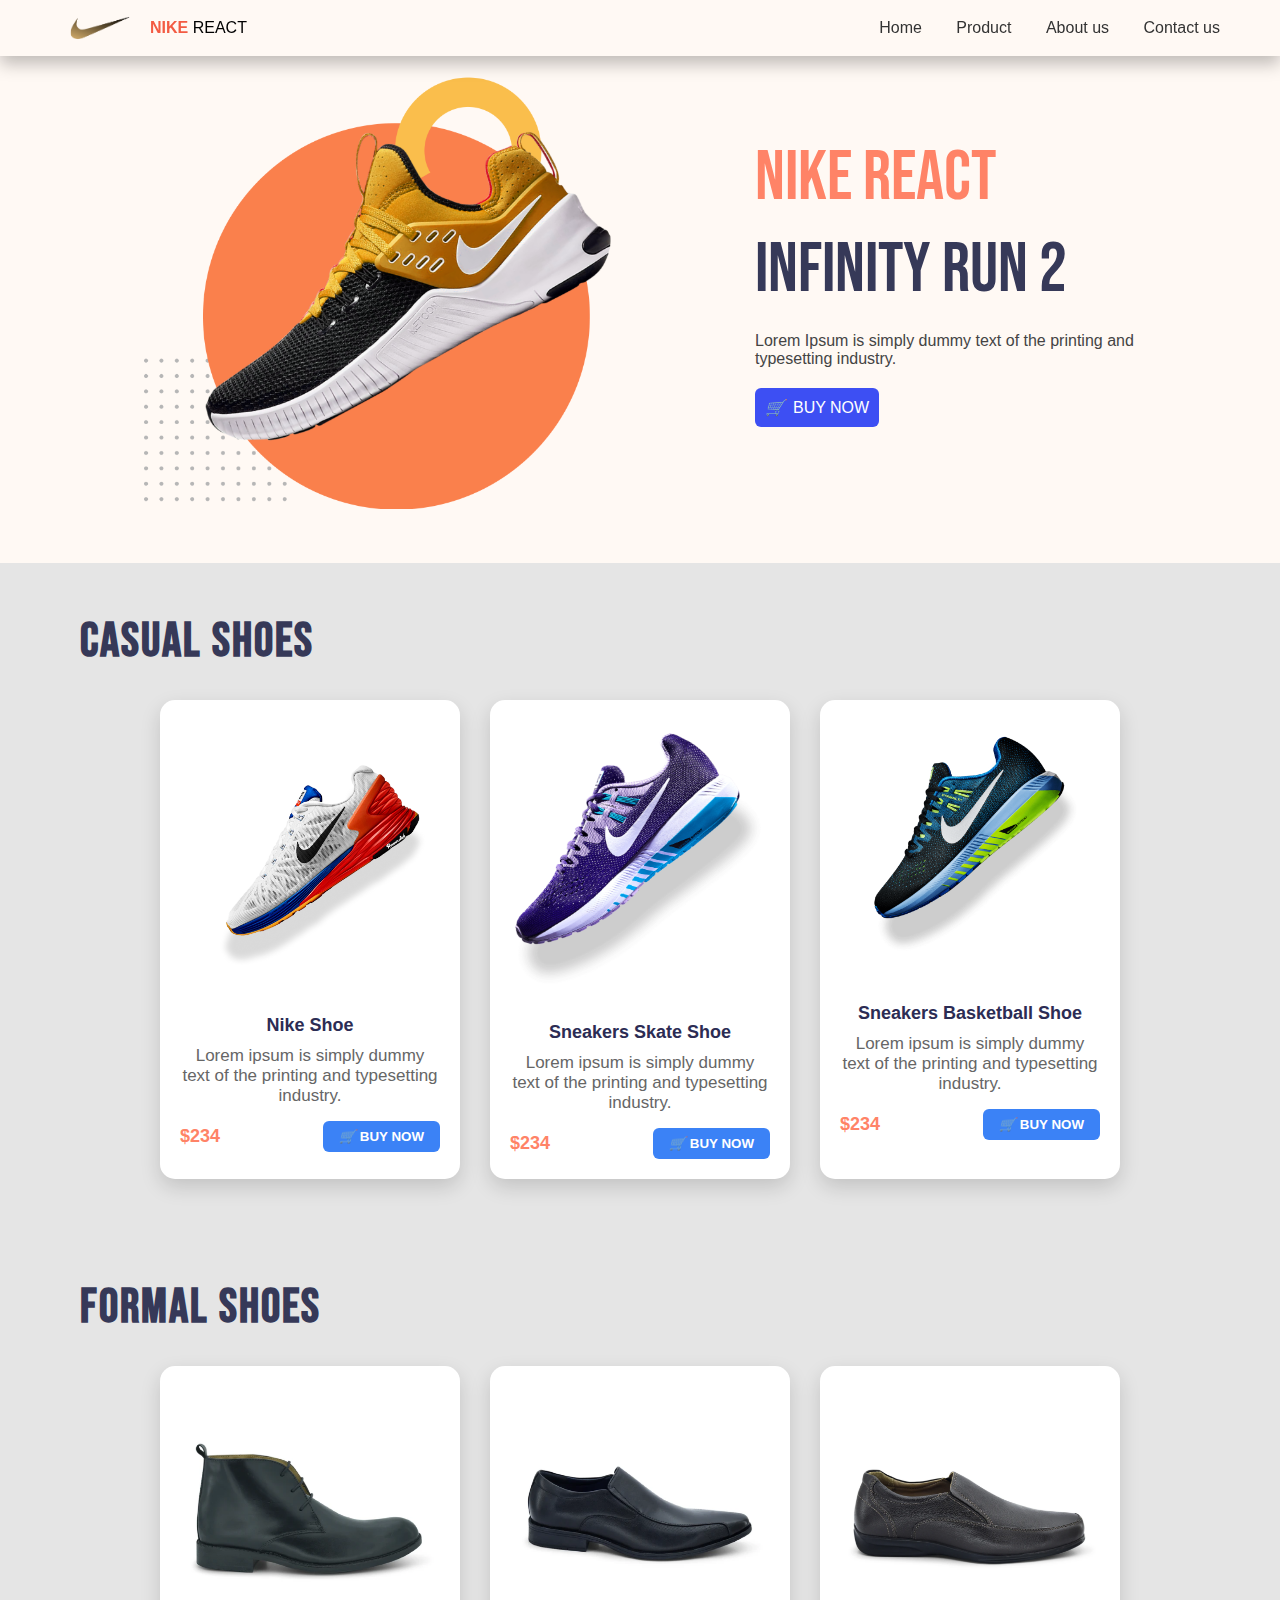
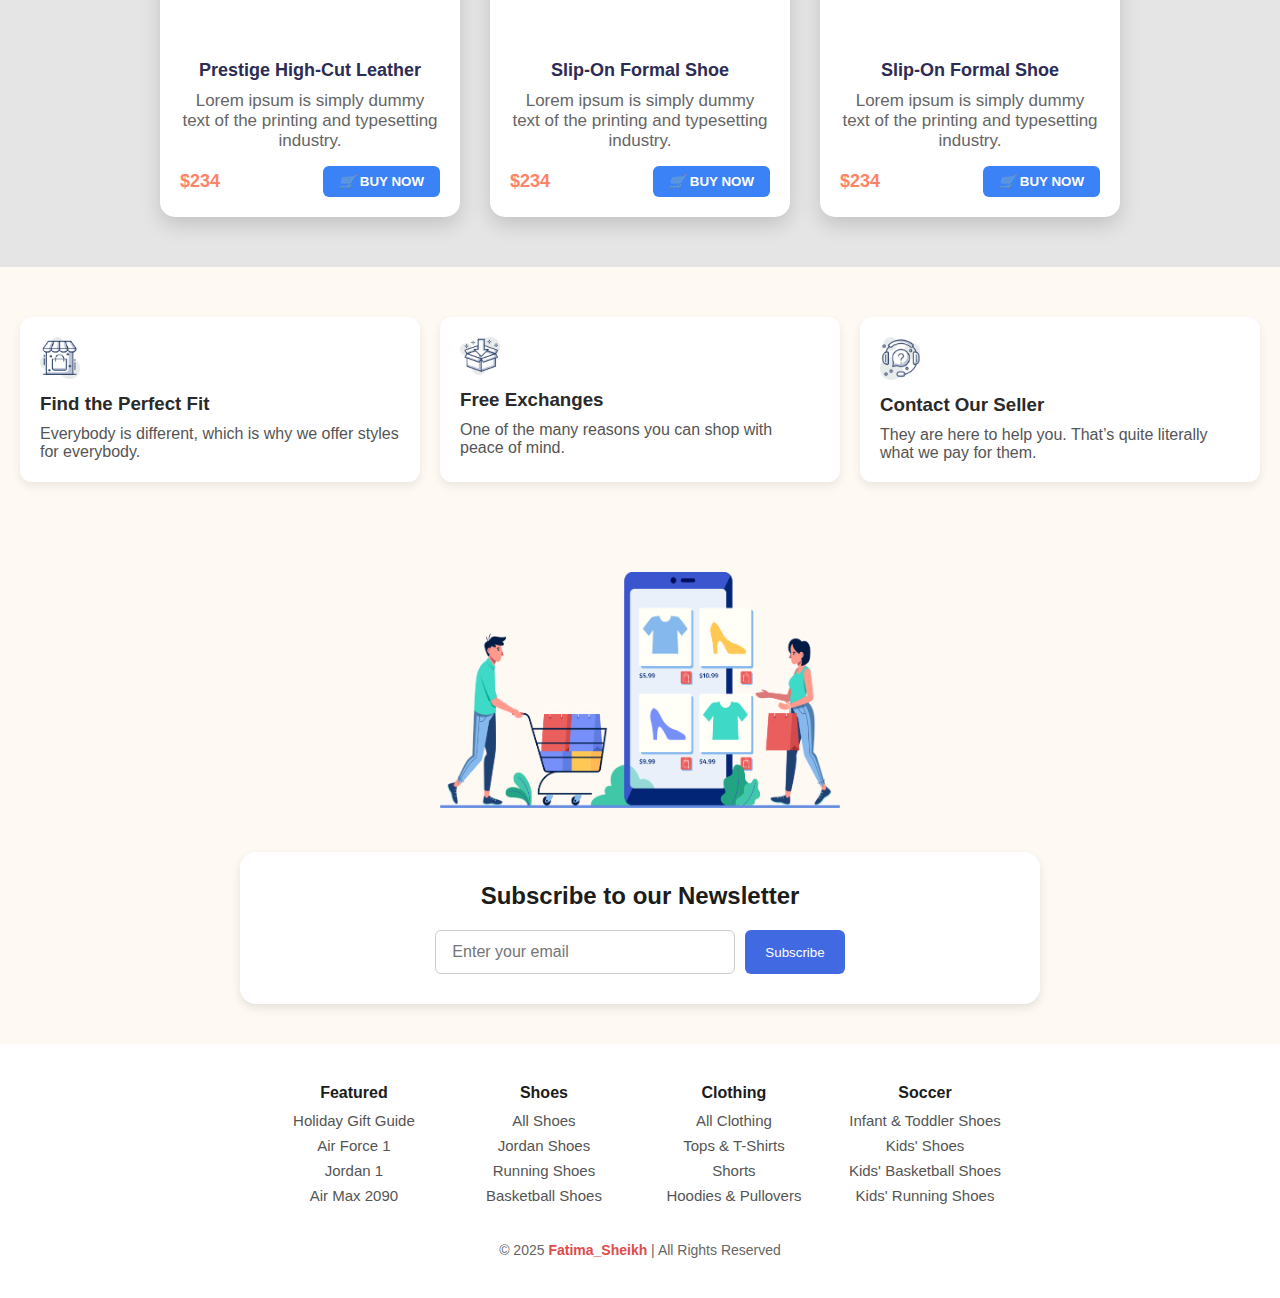
<file: index.html>
<!DOCTYPE html>
<html lang="en">
  <head>
    <meta charset="UTF-8" />
    <meta name="viewport" content="width=device-width, initial-scale=1.0" />
    <title>NIKE REACT</title>
    <link rel="stylesheet" href="style.css" />
    <link rel="preconnect" href="https://fonts.googleapis.com" />
    <link rel="preconnect" href="https://fonts.gstatic.com" crossorigin />
    <link
      href="https://fonts.googleapis.com/css2?family=Bebas+Neue&display=swap"
      rel="stylesheet"
    />
  </head>
  <body>
    <header class="shadow">
      <div class="logo">
        <img src="./image/nike.png" alt="Nike Logo" />
        <span><strong id="stro">NIKE</strong> REACT</span>
      </div>
      <nav>
        <a href="#home">Home</a>
        <a href="#products">Product</a>
        <a href="#about">About us</a>
        <a href="#contact">Contact us</a>
      </nav>
    </header>

    <section id="home" class="hero">
      <div class="left">
        <img src="./image/nike-shoe.jpg" alt="Nike Shoe" class="shoe-img" />
      </div>
      <div class="right">
        <h1 id="heading">NIKE REACT</h1>
        <h1>INFINITY RUN 2</h1>
        <p>
          Lorem Ipsum is simply dummy text of the printing and typesetting
          industry.
        </p>
        <button class="buy-btn"><i class="cart-icon">🛒</i> BUY NOW</button>
      </div>
    </section>

    <!-- Casual Shoes Section -->
    <section id="products" class="product-section">
      <h2>CASUAL SHOES</h2>
      <div class="product-container">
        <div class="card">
          <img class="bg" src="./image/Nike Shoe.png" alt="Nike Shoe" />
          <h3>Nike Shoe</h3>
          <p>
            Lorem ipsum is simply dummy text of the printing and typesetting
            industry.
          </p>
          <div class="price-buy">
            <span>$234</span>
            <button><i class="cart-icon">🛒</i> BUY NOW</button>
          </div>
        </div>

        <div class="card">
          <img
            class="bg"
            src="./image/Sneakers Skate Shoe.png"
            alt="Skate Shoe"
          />
          <h3>Sneakers Skate Shoe</h3>
          <p>
            Lorem ipsum is simply dummy text of the printing and typesetting
            industry.
          </p>
          <div class="price-buy">
            <span>$234</span>
            <button><i class="cart-icon">🛒</i> BUY NOW</button>
          </div>
        </div>

        <div class="card">
          <img
            class="bg"
            src="./image/Sneakers Basketball Shoe.png"
            alt="Basketball Shoe"
          />
          <h3>Sneakers Basketball Shoe</h3>
          <p>
            Lorem ipsum is simply dummy text of the printing and typesetting
            industry.
          </p>
          <div class="price-buy">
            <span>$234</span>
            <button><i class="cart-icon">🛒</i> BUY NOW</button>
          </div>
        </div>
      </div>
    </section>

    <!-- Formal Shoes Section -->
    <section class="product-section">
      <h2>FORMAL SHOES</h2>
      <div class="product-container">
        <div class="card">
          <img
            src="./image/Prestige High-Cut Leather.png"
            alt="Formal Shoe 1"
          />
          <h3>Prestige High-Cut Leather</h3>
          <p>
            Lorem ipsum is simply dummy text of the printing and typesetting
            industry.
          </p>
          <div class="price-buy">
            <span>$234</span>
            <button><i class="cart-icon">🛒</i> BUY NOW</button>
          </div>
        </div>

        <div class="card">
          <img src="./image/Slip-On Formal Shoe0.png" alt="Formal Shoe 2" />
          <h3>Slip-On Formal Shoe</h3>
          <p>
            Lorem ipsum is simply dummy text of the printing and typesetting
            industry.
          </p>
          <div class="price-buy">
            <span>$234</span>
            <button><i class="cart-icon">🛒</i> BUY NOW</button>
          </div>
        </div>

        <div class="card">
          <img src="./image/Slip-On Formal Shoe.png" alt="Formal Shoe 3" />
          <h3>Slip-On Formal Shoe</h3>
          <p>
            Lorem ipsum is simply dummy text of the printing and typesetting
            industry.
          </p>
          <div class="price-buy">
            <span>$234</span>
            <button><i class="cart-icon">🛒</i> BUY NOW</button>
          </div>
        </div>
      </div>
    </section>

    <!-- Features Section -->
    <div id="about" class="features">
      <div class="feature-box">
        <img src="./image/icon1.png" alt="Shop Icon" />
        <h3>Find the Perfect Fit</h3>
        <p>
          Everybody is different, which is why we offer styles for everybody.
        </p>
      </div>
      <div class="feature-box">
        <img src="./image/icon2.png" alt="Exchange Icon" />
        <h3>Free Exchanges</h3>
        <p>One of the many reasons you can shop with peace of mind.</p>
      </div>
      <div class="feature-box">
        <img src="./image/icon3.png" alt="Support Icon" />
        <h3>Contact Our Seller</h3>
        <p>
          They are here to help you. That’s quite literally what we pay for
          them.
        </p>
      </div>
    </div>

    <!-- Shopping Image -->
    <div class="shopping-image">
      <img src="./image/logoicon.png" alt="Shopping Illustration" />
    </div>

    <!-- Newsletter Section -->
    <div id="contact" class="newsletter">
      <h2>Subscribe to our Newsletter</h2>
      <div class="newsletter-input">
        <input type="email" placeholder="Enter your email" />
        <button>Subscribe</button>
      </div>
    </div>

    <!-- Footer Section -->
    <footer>
      <div class="footer-columns">
        <div class="column">
          <h4>Featured</h4>
          <ul>
            <li>Holiday Gift Guide</li>
            <li>Air Force 1</li>
            <li>Jordan 1</li>
            <li>Air Max 2090</li>
          </ul>
        </div>
        <div class="column">
          <h4>Shoes</h4>
          <ul>
            <li>All Shoes</li>
            <li>Jordan Shoes</li>
            <li>Running Shoes</li>
            <li>Basketball Shoes</li>
          </ul>
        </div>
        <div class="column">
          <h4>Clothing</h4>
          <ul>
            <li>All Clothing</li>
            <li>Tops & T-Shirts</li>
            <li>Shorts</li>
            <li>Hoodies & Pullovers</li>
          </ul>
        </div>
        <div class="column">
          <h4>Soccer</h4>
          <ul>
            <li>Infant & Toddler Shoes</li>
            <li>Kids' Shoes</li>
            <li>Kids' Basketball Shoes</li>
            <li>Kids' Running Shoes</li>
          </ul>
        </div>
      </div>
      <div class="footer-bottom">
        <p>
          © 2025 <span class="highlight">Fatima_Sheikh</span> | All Rights
          Reserved
        </p>
      </div>
    </footer>
  </body>
</html>
</file>
<file: style.css>
* {
  margin: 0;
  padding: 0;
  box-sizing: border-box;
}

body {
  font-family: "Arial", sans-serif;
  background-color: #fff9f4;
}

  header {
  position: fixed;
  top: 0;
  left: 0;
  width: 100%;
  z-index: 999;
  display: flex;
  justify-content: space-between;
  align-items: center;
  padding: 13px 60px;
  background-color: #fff9f4;
  box-shadow: 0 4px 8px rgba(0, 0, 0, 0.1);
}

.shadow {
  box-shadow: 0 8px 16px rgba(0, 0, 0, 0.25);
}

.logo {
  display: flex;
  align-items: center;
  gap: 10px;
}

.logo img {
  width: 80px;
  height: 30px;
}

#stro {
  color: #f35b43;
}

nav a {
  margin-left: 30px;
  text-decoration: none;
  color: #333;
  font-weight: 500;
}

nav a:hover {
  color: #f35b43;
}

.hero {
  display: flex;
  align-items: center;
  justify-content: space-around;
  padding: 50px 60px;
  flex-wrap: wrap;
}

.left {
  position: relative;
}

.left .shoe-img {
  width: 500px;
  height: auto;
  z-index: 2;
  position: relative;
  animation: float 3s ease-in-out infinite;
}

@keyframes float {
  0%,
  100% {
    transform: translateY(0px);
  }
  50% {
    transform: translateY(-15px);
  }
}

#heading {
  color: #ff8367;
  font-size: 70px;
  font-family: "Bebas Neue", sans-serif;
  margin-bottom: 0.5rem;
  font-weight: 500;
  line-height: 1.2;
}

.right h1 {
  font-size: 70px;
  font-family: "Bebas Neue", sans-serif;
  color: #363958;
  margin-bottom: 0.5rem;
  font-weight: 500;
  line-height: 1.2;
}

.right p {
  margin: 20px 0;
  color: #444;
  max-width: 400px;
}

.buy-btn {
  padding: 10px;
  background-color: #3d4ff3;
  color: white;
  border: none;
  border-radius: 6px;
  font-size: 16px;
  cursor: pointer;
  display: flex;
  align-items: center;
  gap: 8px;
  transition: background 0.3s ease;
}

.buy-btn:hover {
  background-color: #2b38c5;
}

/* Product Section */
.product-section {
  padding: 50px 80px;
  text-align: center;
  background-color: #e5e5e5;
}

.product-section h2 {
  font-family: "Bebas Neue";
  text-align: left;
  font-size: 48px;
  margin-bottom: 30px;
  color: #363958;
  letter-spacing: 2px;
}

/* Product Cards */
.product-container {
  display: flex;
  flex-wrap: wrap;
  gap: 30px;
  justify-content: center;
}

.card {
  background-color: white;
  border-radius: 15px;
  padding: 20px;
  width: 300px;
  box-shadow: 0 8px 20px rgba(0, 0, 0, 0.15);
  transition: transform 0.3s ease;
}

.card:hover {
  transform: translateY(-10px);
}

.card img {
  width: 100%;
  height: auto;
  margin-bottom: 15px;
}

.card h3 {
  color: #2c2c54;
  font-size: 18px;
  margin-bottom: 10px;
}

.card p {
  font-size: 17px;
  color: #666;
  margin-bottom: 15px;
}

.price-buy {
  display: flex;
  justify-content: space-between;
  align-items: center;
}

.price-buy span {
  color: #ff8367;
  font-weight: bold;
  font-size: 18px;
}

.price-buy button {
  background-color: #3b82f6;
  color: white;
  border: none;
  padding: 8px 16px;
  border-radius: 6px;
  cursor: pointer;
  font-weight: bold;
}

.price-buy button:hover {
  background-color: #2563eb;
}

.features {
  display: flex;
  flex-wrap: wrap;
  justify-content: center;
  gap: 20px;
  padding: 50px 20px;
}

.feature-box {
  background-color: white;
  padding: 20px;
  border-radius: 12px;
  box-shadow: 0 4px 10px rgba(0, 0, 0, 0.08);
  max-width: 400px;
  flex: 1;
}

.feature-box img {
  width: 40px;
  margin-bottom: 10px;
}

.feature-box h3 {
  margin: 0 0 10px;
  color: #2a2a2a;
}

.feature-box p {
  margin: 0;
  color: #555;
}

.shopping-image {
  text-align: center;
  margin: 40px 0;
}

.shopping-image img {
  max-width: 400px;
  width: 100%;
}

/* Newsletter */
.newsletter {
  background-color: white;
  margin: 40px auto;
  padding: 30px;
  border-radius: 16px;
  max-width: 800px;
  box-shadow: 0 4px 10px rgba(0, 0, 0, 0.1);
  text-align: center;
}

.newsletter h2 {
  margin-bottom: 20px;
  color: #1c1c1c;
  font-weight: 600;
}

.newsletter-input {
  display: flex;
  justify-content: center;
  gap: 10px;
  flex-wrap: wrap;
}

.newsletter-input input {
  padding: 12px 16px;
  border-radius: 6px;
  border: 1px solid #ccc;
  width: 300px;
  font-size: 16px;
}

.newsletter-input button {
  padding: 12px 20px;
  background-color: #4169e1;
  color: white;
  border: none;
  border-radius: 6px;
  cursor: pointer;
}

.newsletter-input button:hover {
  background-color: #294bd1;
}

/* Footer */
footer {
  background-color: #ffffff;
  padding: 40px 20px;
  text-align: center;
}

.footer-columns {
  display: flex;
  flex-wrap: wrap;
  justify-content: center;
  gap: 40px;
  margin-bottom: 30px;
}

.column {
  min-width: 150px;
}

.column h4 {
  color: #1c1c1c;
  font-weight: bold;
  margin-bottom: 10px;
}

.column ul {
  list-style: none;
  padding: 0;
  margin: 0;
}

.column ul li {
  color: #555;
  margin-bottom: 8px;
  font-size: 15px;
}

.footer-bottom {
  font-size: 14px;
  color: #666;
}

.highlight {
  color: #e04b4b;
  font-weight: bold;
}

/* Responsive Design */
@media (max-width: 768px) {
  .hero {
    flex-direction: column;
    text-align: center;
    padding: 30px 20px;
  }

  .left .shoe-img {
    width: 100%;
    max-width: 350px;
  }

  .right h1,
  #heading {
    font-size: 48px;
  }

  .product-section {
    padding: 30px 20px;
  }

  nav a {
    margin-left: 15px;
  }

  .newsletter-input {
    flex-direction: column;
    align-items: center;
  }

  .newsletter-input input,
  .newsletter-input button {
    width: 100%;
  }
}

html {
  scroll-behavior: smooth;
}
</file>
